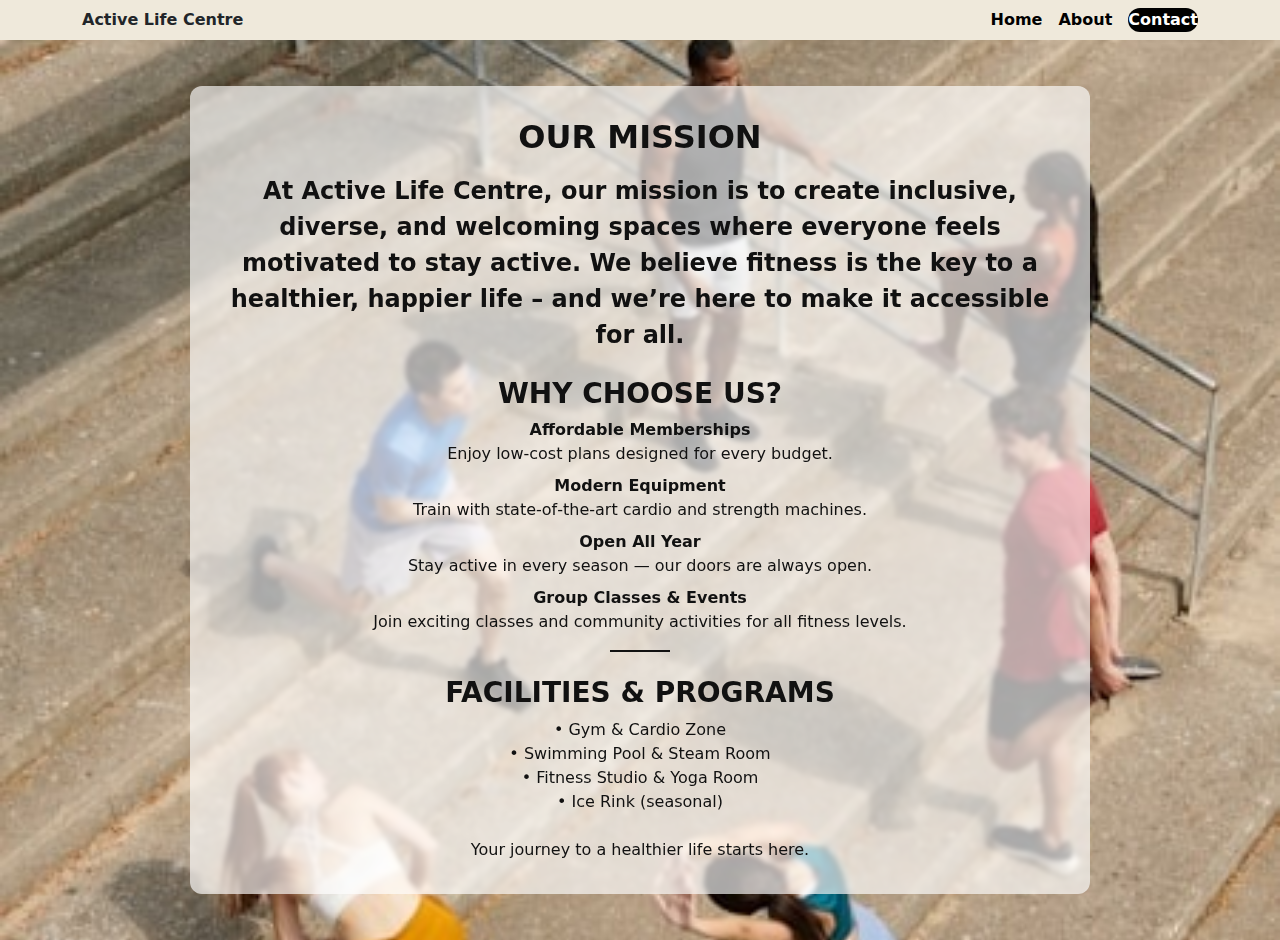
<file: index.html>
<!doctype html>
<meta charset="utf-8">
<title>Redirect…</title>
<meta http-equiv="refresh" content="0; url=./mtm6201-final/">
<link rel="canonical" href="./mtm6201-final/">
<p>Redirecting to <a href="./mtm6201-final/">mtm6201-final</a>…</p>
</file>
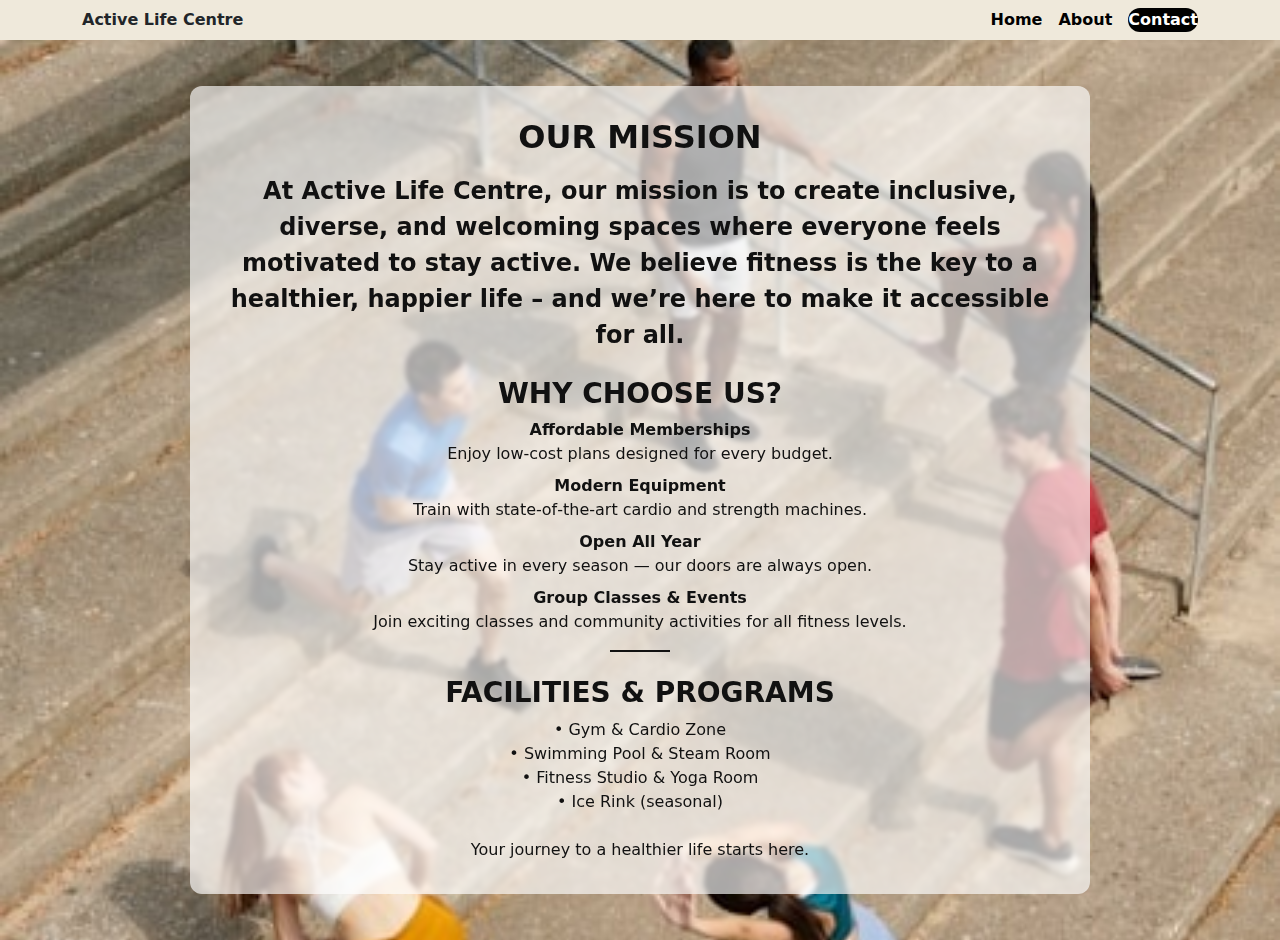
<file: mtm6201-final/index.html>
<!doctype html>
<html lang="en">
<head>
  <meta charset="utf-8">
  <meta name="viewport" content="width=device-width, initial-scale=1">
  <title>Home – Active Life Centre</title>
  <link href="https://cdn.jsdelivr.net/npm/bootstrap@5.3.0/dist/css/bootstrap.min.css" rel="stylesheet">
  <style>
    /* Bande crème de la nav */
    .topbar{background:#efe9db}
    .topbar .nav-link{color:#000!important;font-weight:600}
    .topbar .nav-link.active{background:#000;color:#fff!important;border-radius:999px;padding:.25rem .8rem}

    /* SECTION pleine hauteur avec image de fond */
    .hero{
      min-height: 100vh;
      background: url("image/home.jpg") center/cover no-repeat;
      position: relative;
      color:#111;
    }
    /* boite translucide pour bien lire le texte */
    .hero .glass{
      max-width: 900px;
      margin: 0 auto;
      background: rgba(255,255,255,.65);
      backdrop-filter: blur(2px);
      border-radius: .75rem;
      padding: 2rem 1.25rem;
    }
    .sep{width:60px;height:2px;background:#111;margin:1rem auto}
  </style>
</head>
<body>

  <!-- Nav simple, style Figma -->
  <nav class="topbar py-2">
    <div class="container d-flex justify-content-between align-items-center">
      <strong>Active Life Centre</strong>
      <div class="d-flex gap-3">
        <a class="nav-link p-0" href="index.html">Home</a>
        <a class="nav-link p-0" href="about.html">About</a>
        <a class="nav-link p-0 active" href="contact.html">Contact</a>
      </div>
    </div>
  </nav>

  <!-- HERO avec toute la page en image -->
  <section class="hero d-flex align-items-center">
    <div class="container">
      <div class="glass text-center">
        <h2 class="fw-bold text-uppercase mb-3">OUR MISSION</h2>
        <p class="fs-4 fw-semibold mb-4">
          At Active Life Centre, our mission is to create inclusive, diverse, and welcoming spaces where
          everyone feels motivated to stay active. We believe fitness is the key to a healthier, happier life – and
          we’re here to make it accessible for all.
        </p>

        <h3 class="fw-bold text-uppercase mt-4">WHY CHOOSE US?</h3>
        <ul class="list-unstyled mx-auto" style="max-width:720px">
          <li class="mb-2"><strong>Affordable Memberships</strong><br>Enjoy low‑cost plans designed for every budget.</li>
          <li class="mb-2"><strong>Modern Equipment</strong><br>Train with state‑of‑the‑art cardio and strength machines.</li>
          <li class="mb-2"><strong>Open All Year</strong><br>Stay active in every season — our doors are always open.</li>
          <li class="mb-2"><strong>Group Classes & Events</strong><br>Join exciting classes and community activities for all fitness levels.</li>
        </ul>

        <div class="sep"></div>

        <h3 class="fw-bold text-uppercase mt-4">FACILITIES & PROGRAMS</h3>
        <ul class="list-unstyled mx-auto mb-0" style="max-width:720px">
          <li>• Gym & Cardio Zone</li>
          <li>• Swimming Pool & Steam Room</li>
          <li>• Fitness Studio & Yoga Room</li>
          <li>• Ice Rink (seasonal)</li>
        </ul>

        <p class="mt-4 mb-0">Your journey to a healthier life starts here.</p>
      </div>
    </div>
  </section>

</body>
</html>
</file>
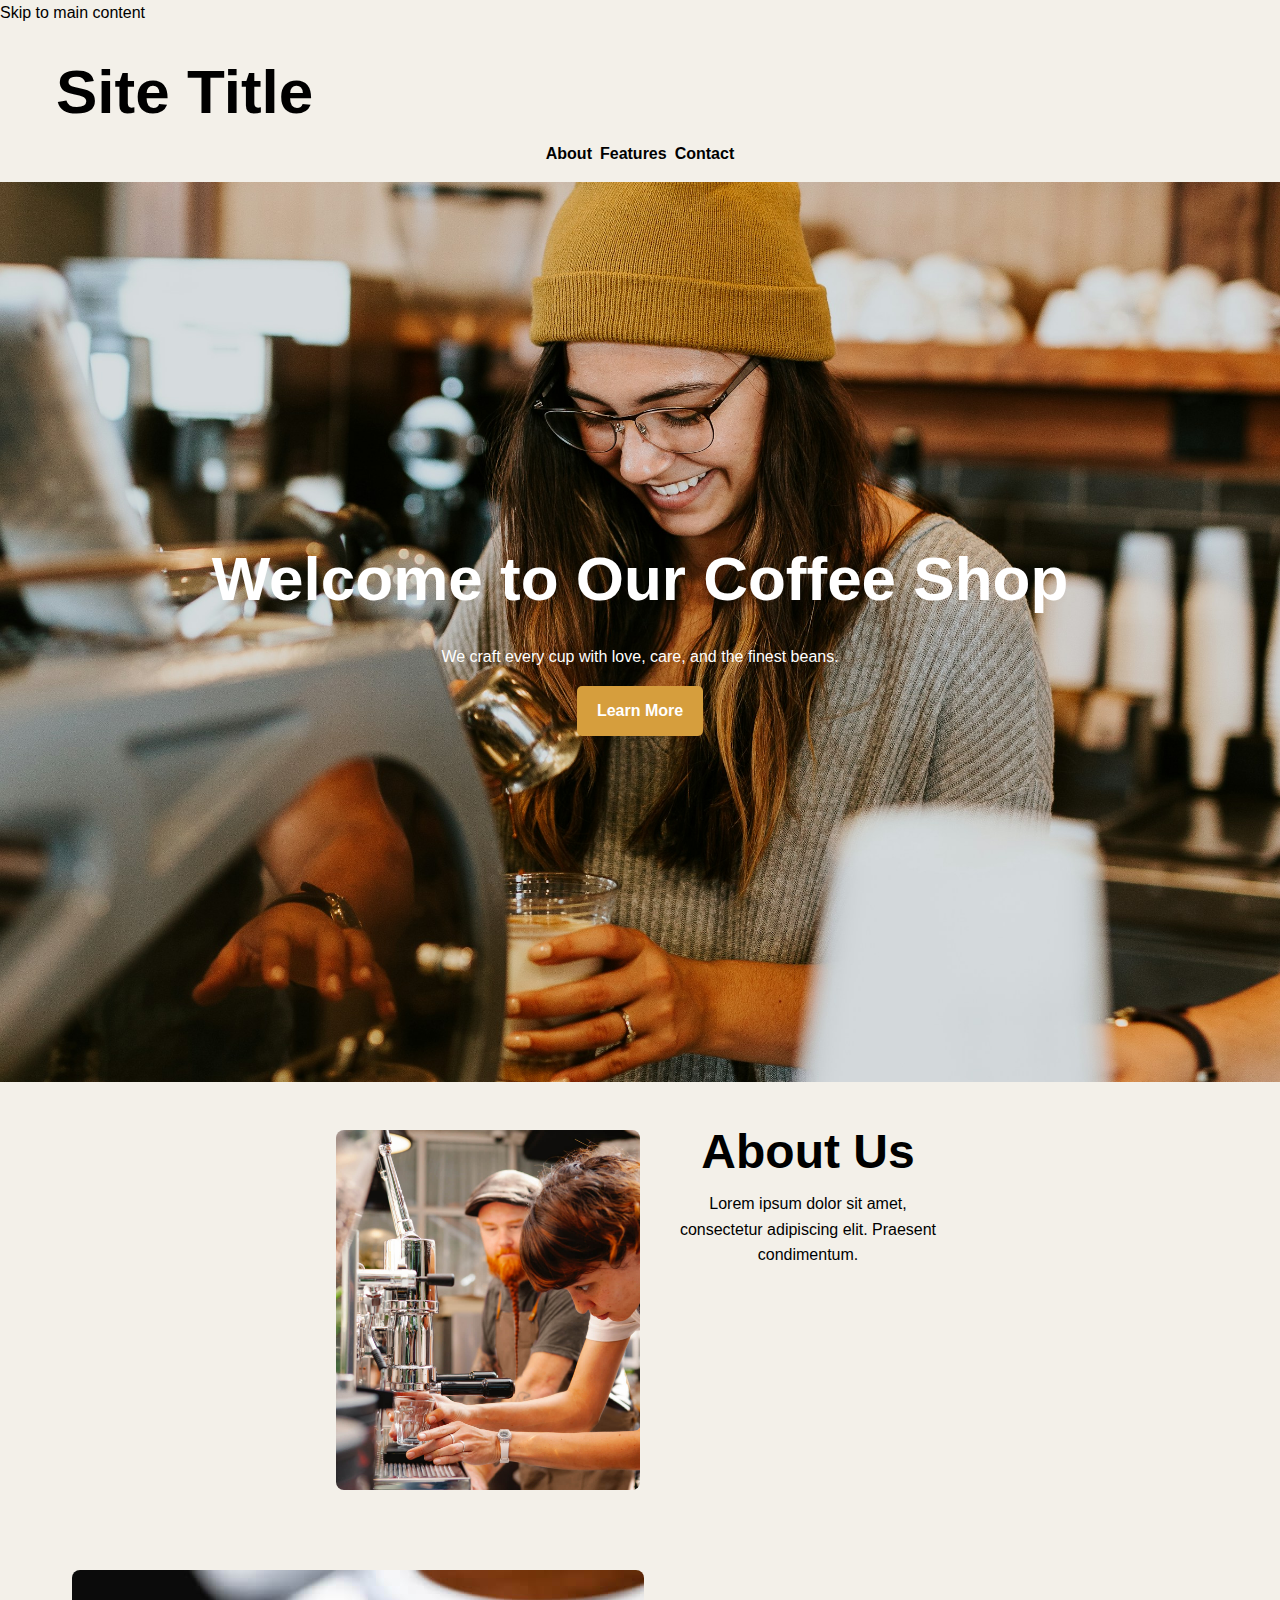
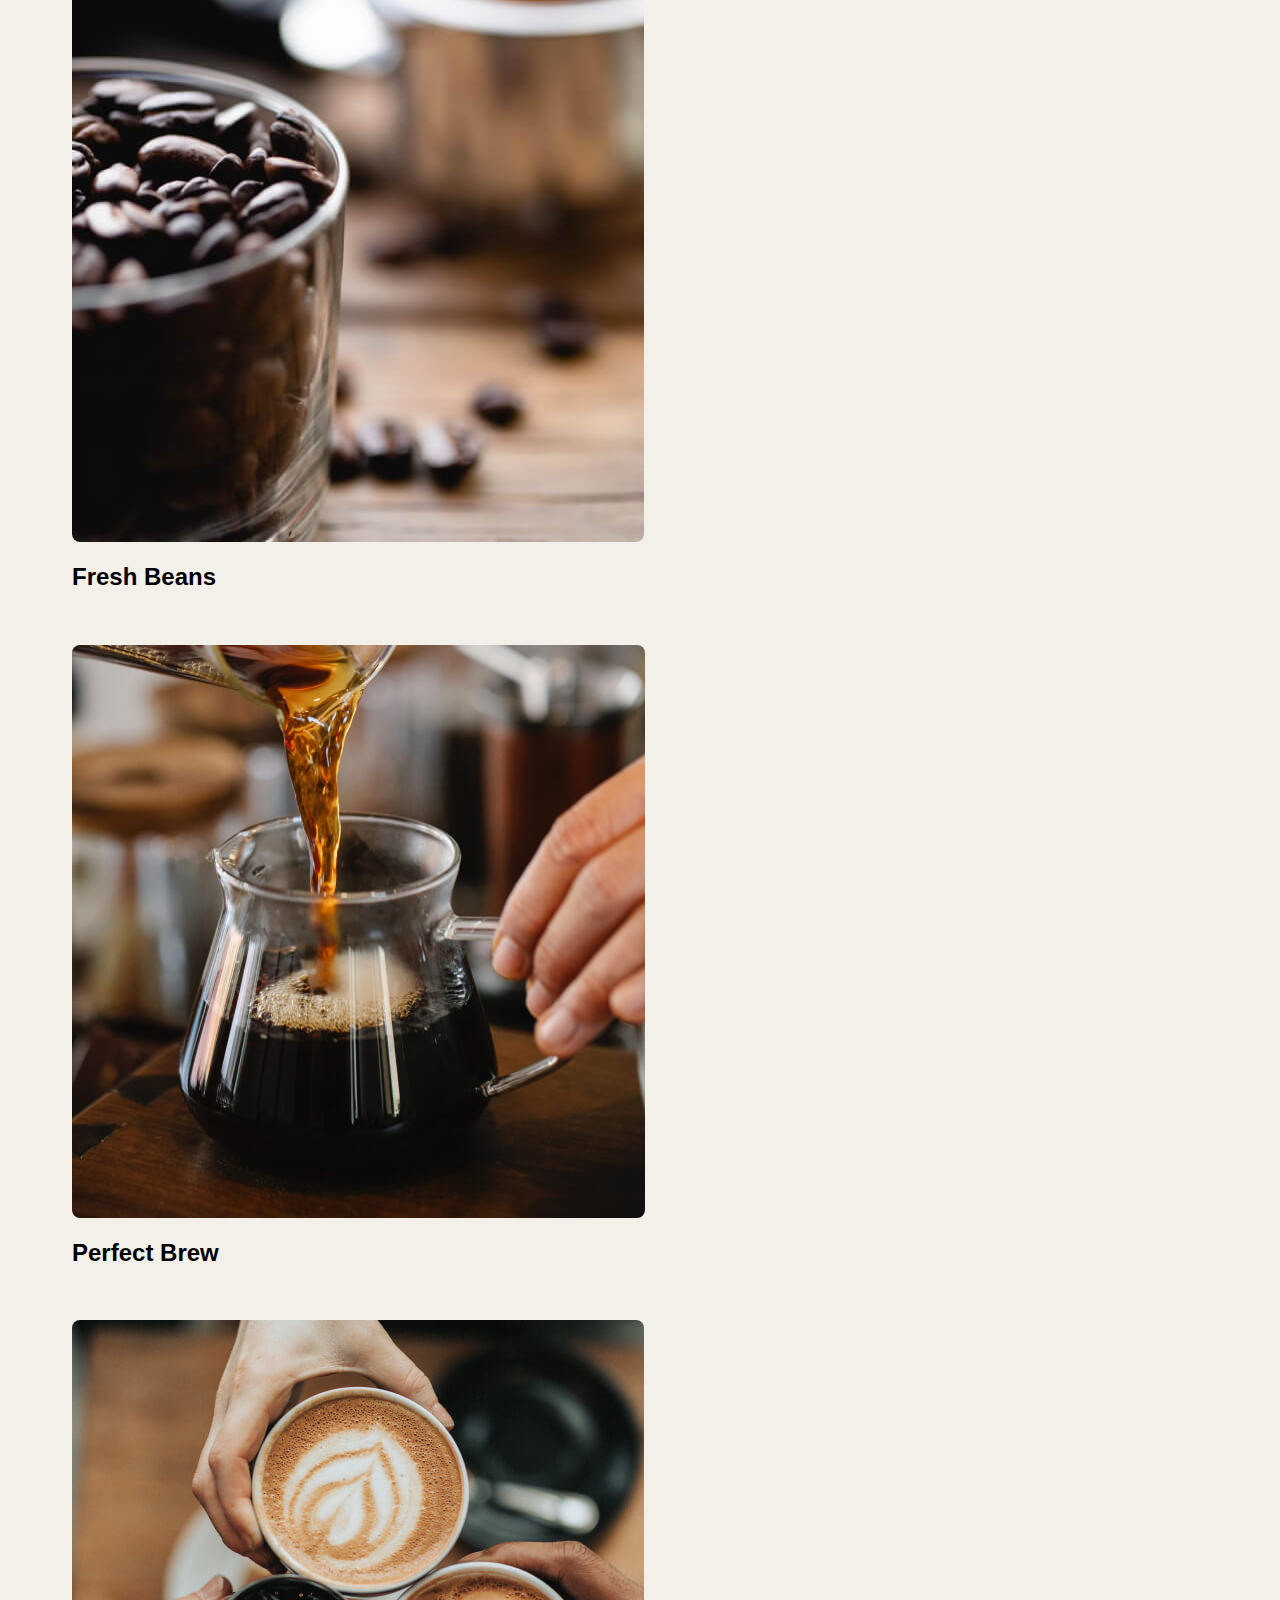
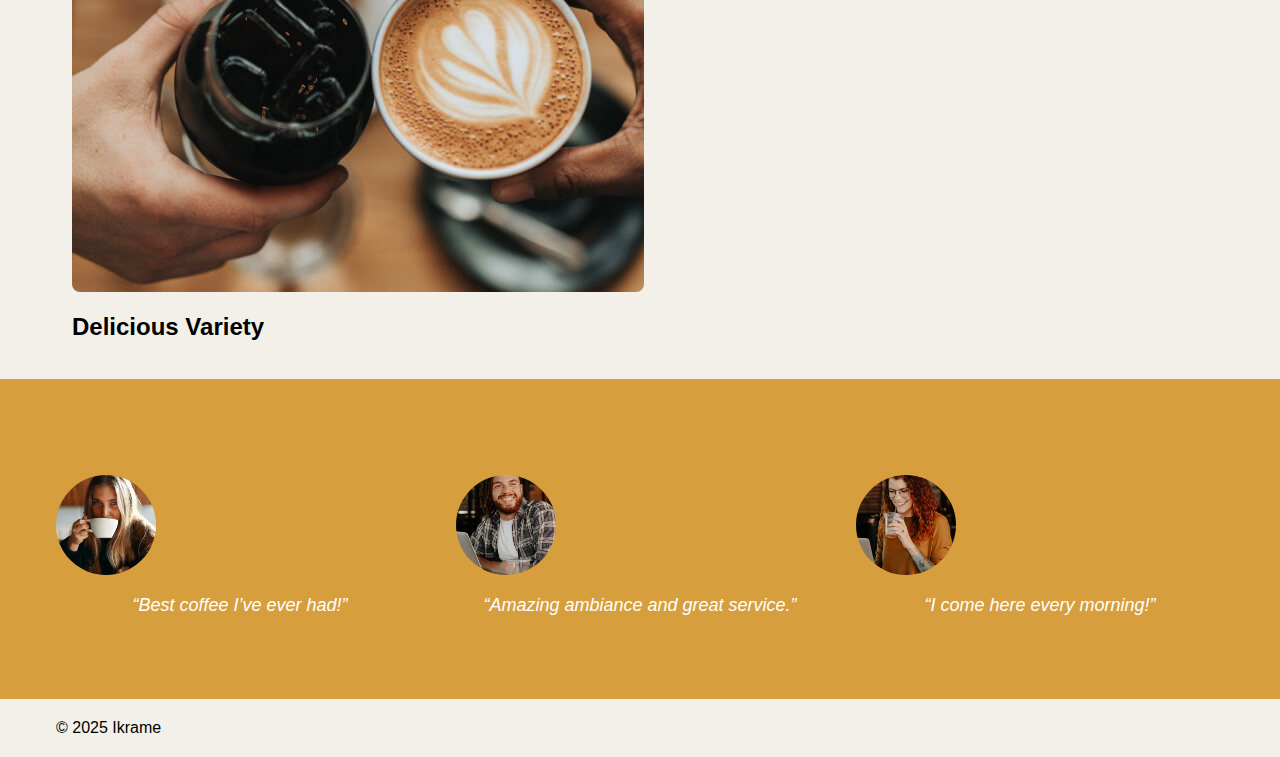
<file: Midterm Project.html>
<!DOCTYPE html>
<!-- saved from url=(0022)http://127.0.0.1:5500/ -->
<html lang="en"><head><meta http-equiv="Content-Type" content="text/html; charset=UTF-8">

<meta name="viewport" content="width=device-width, initial-scale=1.0">
<title>Midterm Project</title>

<!-- Google Fonts -->
<link href="./Midterm Project_files/css2" rel="stylesheet">

<!-- CSS -->
<link rel="stylesheet" href="./Midterm Project_files/reset.css">
<link rel="stylesheet" href="./Midterm Project_files/main.css">
</head>
<body>

<!-- Skip link -->
<a href="http://127.0.0.1:5500/#main" class="skip-link">Skip to main content</a>

<!-- Header -->
<header>
<div class="wrapper">
<h1>Site Title</h1>
<nav>
<ul>
<li><a href="http://127.0.0.1:5500/#about">About</a></li>
<li><a href="http://127.0.0.1:5500/#features">Features</a></li>
<li><a href="http://127.0.0.1:5500/#contact">Contact</a></li>
</ul>
</nav>
</div>
</header>

<!-- Main Content -->
<main id="main">

<section class="hero">
<h1>Welcome to Our Coffee Shop</h1>
<p>We craft every cup with love, care, and the finest beans.</p>
<a href="http://127.0.0.1:5500/#" class="btn">Learn More</a>
</section>

<!-- About Section -->
<section id="about" class="about">
<div class="wrapper">
<img src="./Midterm Project_files/about-us.jpeg" alt="About our coffee shop">
<div>
<h2>About Us</h2>
<p>Lorem ipsum dolor sit amet, consectetur adipiscing elit. Praesent condimentum.</p>
</div>
</div>
</section>

<!-- Features Section -->
<section id="features" class="features">
<div class="wrapper">
<div class="feature-item">
<img src="./Midterm Project_files/coffee-beans.jpeg" alt="Coffee Beans">
<h3>Fresh Beans</h3>
</div>
<div class="feature-item">
<img src="./Midterm Project_files/pouring-coffee.jpeg" alt="Pouring Coffee">
<h3>Perfect Brew</h3>
</div>
<div class="feature-item">
<img src="./Midterm Project_files/three-cups.jpeg" alt="Three Coffee Cups">
<h3>Delicious Variety</h3>
</div>
</div>
</section>

<!-- Testimonials Section -->
<section class="testimonials">
<div class="wrapper">
<div class="testimonial">
<img src="./Midterm Project_files/testimonial-1.jpeg" alt="Happy customer 1">
<p>“Best coffee I’ve ever had!”</p>
</div>
<div class="testimonial">
<img src="./Midterm Project_files/testimonial-2.jpeg" alt="Happy customer 2">
<p>“Amazing ambiance and great service.”</p>
</div>
<div class="testimonial">
<img src="./Midterm Project_files/testimonial-3.jpeg" alt="Happy customer 3">
<p>“I come here every morning!”</p>
</div>
</div>
</section>

</main>

<footer>
<div class="wrapper">
<p>© 2025 Ikrame</p>
</div>
</footer>

<!-- Code injected by live-server -->
<script>
	// <![CDATA[  <-- For SVG support
	if ('WebSocket' in window) {
		(function () {
			function refreshCSS() {
				var sheets = [].slice.call(document.getElementsByTagName("link"));
				var head = document.getElementsByTagName("head")[0];
				for (var i = 0; i < sheets.length; ++i) {
					var elem = sheets[i];
					var parent = elem.parentElement || head;
					parent.removeChild(elem);
					var rel = elem.rel;
					if (elem.href && typeof rel != "string" || rel.length == 0 || rel.toLowerCase() == "stylesheet") {
						var url = elem.href.replace(/(&|\?)_cacheOverride=\d+/, '');
						elem.href = url + (url.indexOf('?') >= 0 ? '&' : '?') + '_cacheOverride=' + (new Date().valueOf());
					}
					parent.appendChild(elem);
				}
			}
			var protocol = window.location.protocol === 'http:' ? 'ws://' : 'wss://';
			var address = protocol + window.location.host + window.location.pathname + '/ws';
			var socket = new WebSocket(address);
			socket.onmessage = function (msg) {
				if (msg.data == 'reload') window.location.reload();
				else if (msg.data == 'refreshcss') refreshCSS();
			};
			if (sessionStorage && !sessionStorage.getItem('IsThisFirstTime_Log_From_LiveServer')) {
				console.log('Live reload enabled.');
				sessionStorage.setItem('IsThisFirstTime_Log_From_LiveServer', true);
			}
		})();
	}
	else {
		console.error('Upgrade your browser. This Browser is NOT supported WebSocket for Live-Reloading.');
	}
	// ]]>
</script>

</body></html>
</file>
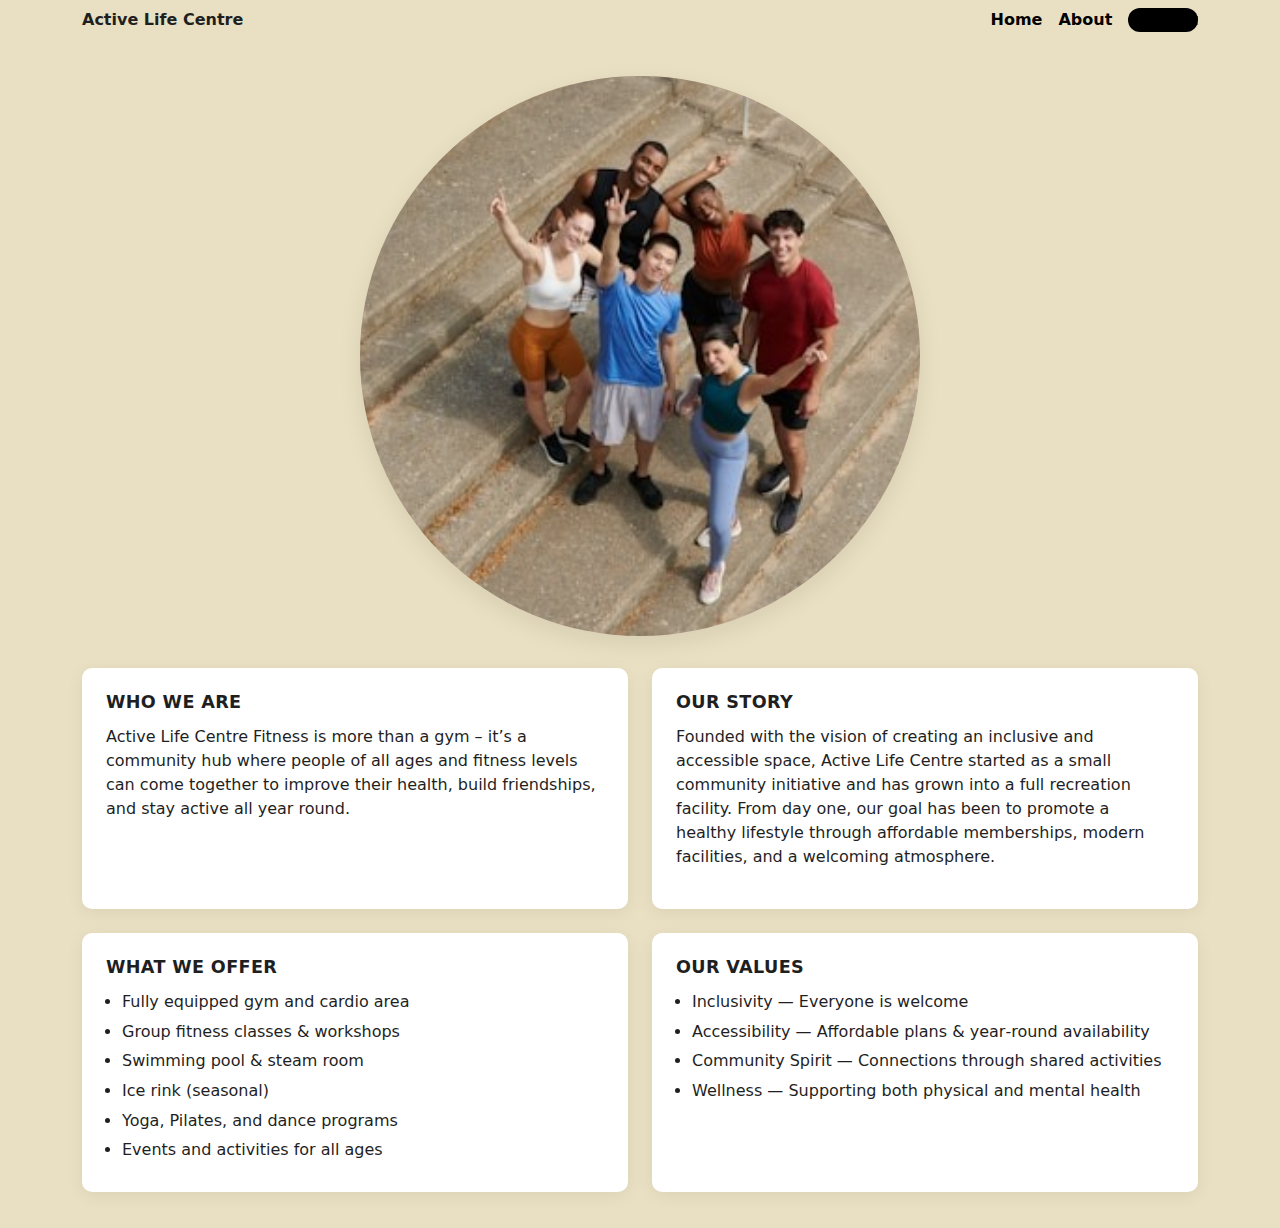
<file: mtm6201-final/about.html>
<!doctype html>
<html lang="en">
<head>
  <meta charset="utf-8">
  <meta name="viewport" content="width=device-width, initial-scale=1">
  <title>About – Active Life Centre</title>
  <link href="https://cdn.jsdelivr.net/npm/bootstrap@5.3.0/dist/css/bootstrap.min.css" rel="stylesheet">
  <style>
    :root{
      --cream:#f7f4ec;
      --beige:#e9dfc2;        /* fond des sections */
      --text:#1f1f1f;
    }
    body{background:var(--cream);color:var(--text)}

    /* Top bar beige + nav droite, "Contact" en pilule noire */
    .topbar{background:var(--beige);font-weight:600}
    .topbar a{color:#000;text-decoration:none}
    .topbar .nav-link{padding:0 .75rem}
    .pill{background:#000;color:#fff;border-radius:999px;padding:.25rem .8rem}

    /* Bloc beige principal comme ta maquette */
    .beige-wrap{background:var(--beige);padding:36px 24px}
    /* Grand cercle */
    .circle{
      width:min(560px, 82vw); aspect-ratio:1/1; border-radius:50%;
      overflow:hidden; margin: 0 auto 32px auto;
      box-shadow: 0 8px 24px rgba(0,0,0,.08);
      background:#d9ceb0;
    }
    .circle img{width:100%;height:100%;object-fit:cover}

    /* Cartes blanches */
    .info-card{
      background:#fff;border-radius:10px;padding:24px;
      box-shadow:0 4px 18px rgba(0,0,0,.06);height:100%;
    }
    .info-card h3{
      font-weight:800;letter-spacing:.02em;text-transform:uppercase;
      font-size:1.1rem;margin-bottom:12px;
    }
    .info-card ul{margin:0;padding-left:1rem}
    .info-card li{margin:.35rem 0}
  </style>
</head>
<body>

  <!-- TOP BAR -->
  <div class="topbar py-2">
    <div class="container d-flex justify-content-between align-items-center">
      <div class="fw-bold">Active Life Centre</div>
      <nav class="d-flex align-items-center gap-3">
        <a class="nav-link p-0" href="index.html">Home</a>
        <a class="nav-link p-0" href="about.html">About</a>
        <a class="nav-link p-0 pill" href="contact.html">Contact</a>
      </nav>
    </div>
  </div>

  <!-- CONTENU SUR FOND BEIGE -->
  <section class="beige-wrap">
    <div class="container">

      <!-- GRAND CERCLE -->
      <div class="circle">
        <!-- 🔴 Mets ton fichier ici : image/about.jpg -->
        <img src="image/about.jpg" alt="Active Life Centre Team">
      </div>

      <!-- 2 cartes du haut -->
      <div class="row g-4 mb-4">
        <div class="col-md-6">
          <div class="info-card">
            <h3>WHO WE ARE</h3>
            <p>Active Life Centre Fitness is more than a gym – it’s a community hub where people of all ages and fitness levels can come together to improve their health, build friendships, and stay active all year round.</p>
          </div>
        </div>
        <div class="col-md-6">
          <div class="info-card">
            <h3>OUR STORY</h3>
            <p>Founded with the vision of creating an inclusive and accessible space, Active Life Centre started as a small community initiative and has grown into a full recreation facility. From day one, our goal has been to promote a healthy lifestyle through affordable memberships, modern facilities, and a welcoming atmosphere.</p>
          </div>
        </div>
      </div>

      <!-- 2 cartes du bas -->
      <div class="row g-4">
        <div class="col-md-6">
          <div class="info-card">
            <h3>WHAT WE OFFER</h3>
            <ul>
              <li>Fully equipped gym and cardio area</li>
              <li>Group fitness classes & workshops</li>
              <li>Swimming pool & steam room</li>
              <li>Ice rink (seasonal)</li>
              <li>Yoga, Pilates, and dance programs</li>
              <li>Events and activities for all ages</li>
            </ul>
          </div>
        </div>
        <div class="col-md-6">
          <div class="info-card">
            <h3>OUR VALUES</h3>
            <ul>
              <li>Inclusivity — Everyone is welcome</li>
              <li>Accessibility — Affordable plans & year‑round availability</li>
              <li>Community Spirit — Connections through shared activities</li>
              <li>Wellness — Supporting both physical and mental health</li>
            </ul>
          </div>
        </div>
      </div>

    </div>
  </section>

</body>
</html>
</file>
<file: Midterm Project_files/main.css>
:root {

  --bg-color: #f3f0e9;

  --text-dark: #000000;

  --text-light: #ffffff;

  --gold: #d69e3d;

  --gold-dark: #966f2c;



  --heading-font: 'Lato', sans-serif;

  --body-font: 'Karla', sans-serif;

}



body {

  font-family: var(--body-font);

  background-color: var(--bg-color);

  color: var(--text-dark);

  font-size: 1rem;

  line-height: 1.6;

  margin: 0;

  padding: 0;

}



.wrapper {

  max-width: 1200px;

  margin: 0 auto;

  padding: 1em;

}



h1, h2, h3 {

  font-family: var(--heading-font);

  font-weight: 700;

}



h1 { font-size: 2rem; }

h2 { font-size: 1.75rem; }

h3 { font-size: 1.375rem; }



p {

  font-family: var(--body-font);

  font-size: 1rem;

}



img {

  max-width: 100%;

  height: auto;

  display: block;

  border-radius: 5px;

  margin-top: 1em;

}



nav ul {

  list-style: none;

  padding: 0;

  display: flex;

  flex-direction: column;

  gap: 0.5rem;

  align-items: center;

}



nav a {

  text-decoration: none;

  color: var(--text-dark);

  font-family: var(--heading-font);

  font-weight: 700;

}



nav a:hover,

nav a:focus {

  color: var(--gold);

  transition: color 0.3s ease;

}

.btn {

  display: inline-block;

  background-color: var(--gold);

  color: var(--text-light);

  padding: 0.75rem 1.25rem;

  border: none;

  cursor: pointer;

  font-family: var(--body-font);

  transition: background-color 0.3s ease;

  text-decoration: none;

  font-weight: bold;

  border-radius: 5px;

}



.btn:hover,

.btn:focus {

  background-color: var(--gold-dark);

}



.hero {

  display: flex;

  flex-direction: column;

  justify-content: center;

  align-items: center;

  min-height: 100vh;

  text-align: center;

  background-image: url("../images/hero-background.jpg");

  background-size: cover;

  background-position: center;

  background-repeat: no-repeat;

  color: white;

  padding: 2rem;

}



.hero h1,

.hero p {

  margin-bottom: 1rem;

  font-family: var(--heading-font);

}



.hero h2 {

  animation: fadeIn 2s ease-in-out;

}



@keyframes fadeIn {

  from {

    opacity: 0;

    transform: translateY(20px);

  }

  to {

    opacity: 1;

    transform: translateY(0);

  }

}



@media (min-width: 768px) {

  h1 { font-size: 3rem; }

  h2 { font-size: 2.375rem; }

  h3 { font-size: 1.75rem; }

}



@media (min-width: 1024px) {

  h1 { font-size: 3.875rem; }

  h2 { font-size: 3rem; }

  h3 { font-size: 2rem; }



  nav ul {

    flex-direction: row;

    justify-content: center;

  }

}

.about .wrapper {
display: flex;
flex-direction: column;
align-items: center;
gap: 2rem;
padding: 2rem 1rem;
}

.about img {
max-width: 100%;
border-radius: 8px;
}

.about div {
text-align: center;
}

@media (min-width: 768px) {
.about .wrapper {
flex-direction: row;
align-items: flex-start;
text-align: left;
}

.about img {
width: 50%;
}

.about div {
width: 50%;
}
}

<section id="features" class="features">
<div class="wrapper">
<div class="feature-item">
<img src="images/coffee-beans.jpeg" alt="Coffee Beans" />
<h3>Fresh Beans</h3>
</div>
<div class="feature-item">
<img src="images/pouring-coffee.jpeg" alt="Pouring Coffee" />
<h3>Perfect Brew</h3>
</div>
<div class="feature-item">
<img src="images/three-cups.jpeg" alt="Three Coffee Cups" />
<h3>Delicious Variety</h3>
</div>
</div>
</section>

.features .wrapper {
display: grid;
grid-template-columns: 1fr;
gap: 2rem;
padding: 2rem 1rem;
text-align: center;
}

.feature-item img {
max-width: 100%;
border-radius: 8px;
margin-bottom: 1rem;
}

.feature-item h3 {
font-family: var(--heading-font);
font-size: 1.5rem;
color: var(--text-dark);
}

/* Responsive pour tablette et desktop */
@media (min-width: 768px) {
.features .wrapper {
grid-template-columns: repeat(3, 1fr);
text-align: left;
}

.feature-item {
padding: 1rem;
}
}

.testimonials {
background-color: var(--gold);
color: var(--text-light);
padding: 4rem 1rem;
text-align: center;
}

.testimonials .wrapper {
display: grid;
grid-template-columns: 1fr;
gap: 2rem;
}

.testimonial img {
width: 100px;
height: 100px;
object-fit: cover;
border-radius: 50%;
margin-bottom: 1rem;
}

.testimonial p {
font-style: italic;
font-size: 1.125rem;
}

/* Responsive: 3 en ligne */
@media (min-width: 768px) {
.testimonials .wrapper {
grid-template-columns: repeat(3, 1fr);
}
}
</file>
